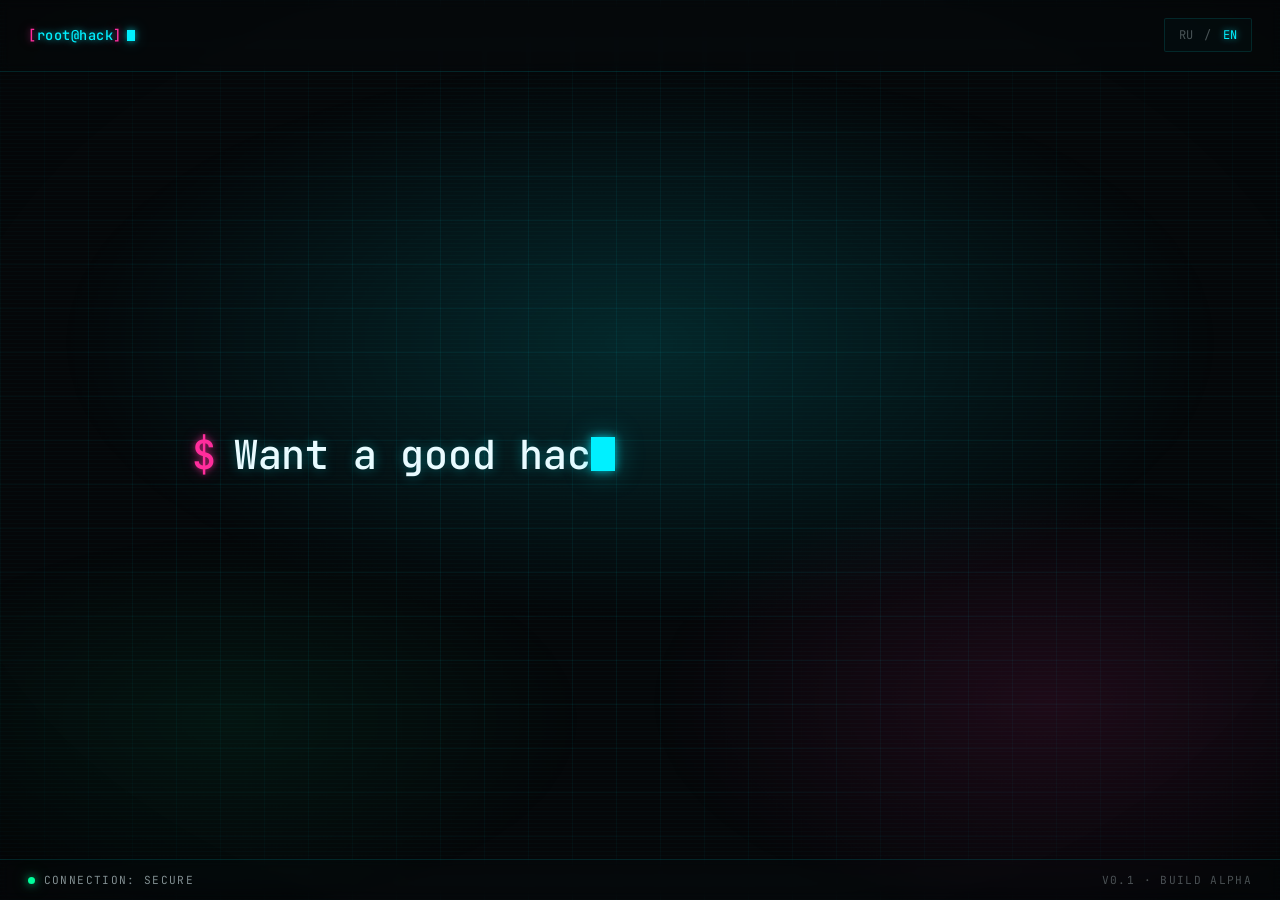
<file: index.html>
<!DOCTYPE html>
<html lang="en">
<head>
  <meta charset="UTF-8">
  <meta name="viewport" content="width=device-width, initial-scale=1.0, viewport-fit=cover">
  <meta name="theme-color" content="#050709">
  <title>&gt;_ access</title>
  <link rel="preconnect" href="https://fonts.googleapis.com">
  <link rel="preconnect" href="https://fonts.gstatic.com" crossorigin>
  <link href="https://fonts.googleapis.com/css2?family=JetBrains+Mono:wght@300;400;500;700&display=swap" rel="stylesheet">
  <link rel="preload" as="image" href="sf2_paid.png" fetchpriority="high">
  <link rel="stylesheet" href="style.css">
</head>
<body>
  <div class="bg-grid" aria-hidden="true"></div>
  <div class="bg-glow" aria-hidden="true"></div>
  <div class="scanlines" aria-hidden="true"></div>
  <div class="vignette" aria-hidden="true"></div>

  <header class="topbar">
    <div class="logo">
      <span class="logo-bracket">[</span><span class="logo-text">root@hack</span><span class="logo-bracket">]</span><span class="logo-cursor"></span>
    </div>
    <nav class="lang-switch" aria-label="Language">
      <button class="lang-btn" data-lang="ru" type="button">RU</button>
      <span class="lang-sep">/</span>
      <button class="lang-btn" data-lang="en" type="button">EN</button>
    </nav>
  </header>

  <main class="stage">
    <div class="prompt" aria-live="polite">
      <span class="prompt-prefix">$</span><span class="prompt-text" id="promptText"></span><span class="prompt-cursor" id="promptCursor"></span>
    </div>
    <div class="answers" id="answers"></div>
    <div class="cards" id="cards"></div>
  </main>

  <footer class="bottombar">
    <span class="status">
      <span class="status-dot"></span>
      <span id="statusText">connection: secure</span>
    </span>
    <span class="meta" id="metaText">v0.1 · build alpha</span>
  </footer>

  <div class="support-popup-overlay" id="supportPopup" aria-hidden="true">
    <div class="support-popup">
      <button class="support-popup-close" id="supportPopupClose" type="button" aria-label="Close">
        <svg viewBox="0 0 24 24" width="18" height="18" fill="none" stroke="currentColor" stroke-width="2" stroke-linecap="round">
          <line x1="6" y1="6" x2="18" y2="18"/><line x1="18" y1="6" x2="6" y2="18"/>
        </svg>
      </button>
      <p class="support-popup-text" id="supportPopupText"></p>
      <a class="support-popup-btn" id="supportPopupBtn" href="https://t.me/BotBotOfficial" target="_blank" rel="noopener noreferrer"></a>
    </div>
  </div>

  <script src="app.js"></script>
</body>
</html>
</file>
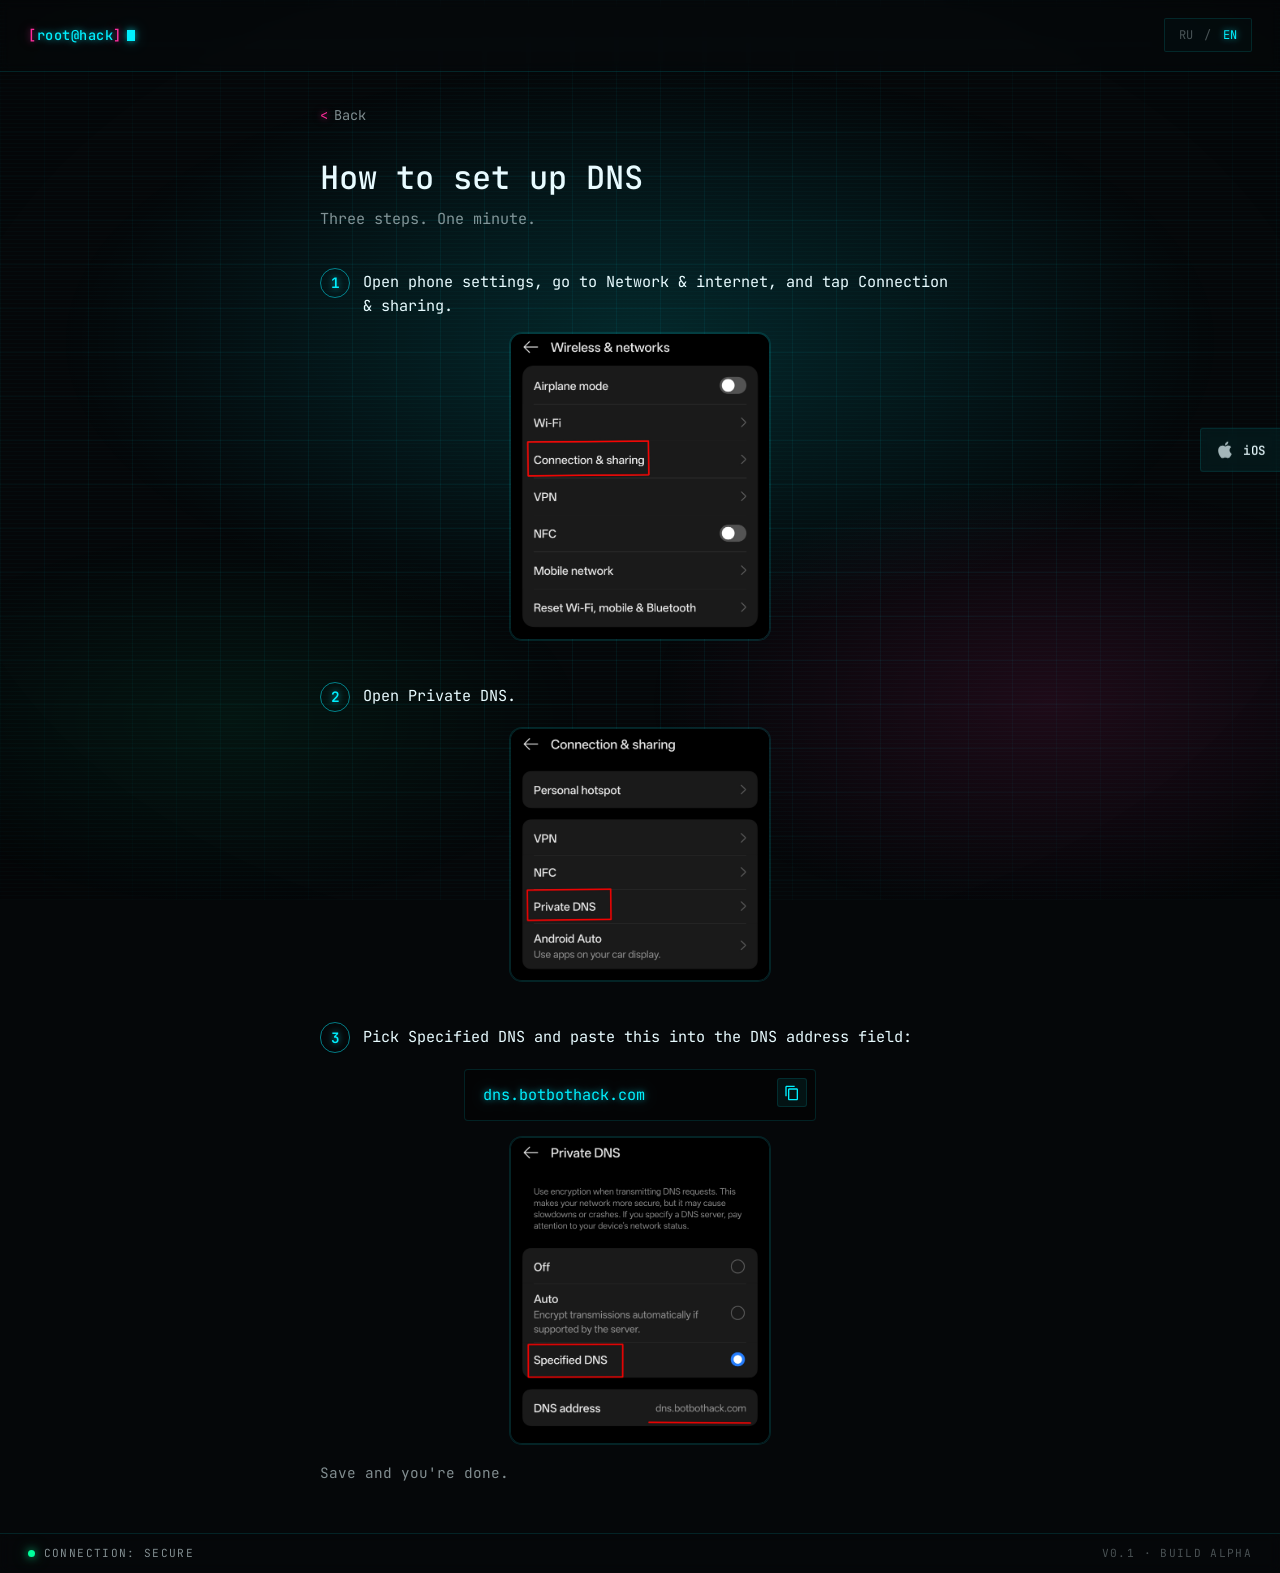
<file: help.html>
<!DOCTYPE html>
<html lang="en">
<head>
  <meta charset="UTF-8">
  <meta name="viewport" content="width=device-width, initial-scale=1.0, viewport-fit=cover">
  <meta name="theme-color" content="#050709">
  <title>&gt;_ help</title>
  <link rel="preconnect" href="https://fonts.googleapis.com">
  <link rel="preconnect" href="https://fonts.gstatic.com" crossorigin>
  <link href="https://fonts.googleapis.com/css2?family=JetBrains+Mono:wght@300;400;500;700&display=swap" rel="stylesheet">
  <link rel="stylesheet" href="style.css">
</head>
<body>
  <!-- Background layers -->
  <div class="bg-grid" aria-hidden="true"></div>
  <div class="bg-glow" aria-hidden="true"></div>
  <div class="scanlines" aria-hidden="true"></div>
  <div class="vignette" aria-hidden="true"></div>

  <!-- Top bar: logo + language switcher -->
  <header class="topbar">
    <a class="logo" href="index.html">
      <span class="logo-bracket">[</span><span class="logo-text">root@hack</span><span class="logo-bracket">]</span><span class="logo-cursor"></span>
    </a>
    <nav class="lang-switch" aria-label="Language">
      <button class="lang-btn" data-lang="ru" type="button">RU</button>
      <span class="lang-sep">/</span>
      <button class="lang-btn" data-lang="en" type="button">EN</button>
    </nav>
  </header>

  <main class="stage help-stage">
    <div class="help-main">
      <a class="help-back" href="index.html">
        <span aria-hidden="true">&lt;</span>
        <span data-ru="Назад" data-en="Back"></span>
      </a>

      <h1 class="help-title" data-ru="Как подключить DNS" data-en="How to set up DNS"></h1>
      <p class="help-intro" data-ru="Три шага. Минута времени." data-en="Three steps. One minute."></p>

      <div class="help-steps">

        <section class="help-step">
          <div class="help-step-head">
            <span class="help-step-num">1</span>
            <p class="help-step-text" data-ru="Зайди в настройки телефона, открой «Сеть и интернет» и нажми «Connection &amp; sharing»." data-en="Open phone settings, go to Network &amp; internet, and tap Connection &amp; sharing."></p>
          </div>
          <div class="help-step-img">
            <img src="step1.jpg" alt="Wireless &amp; networks screen, Connection &amp; sharing">
          </div>
        </section>

        <section class="help-step">
          <div class="help-step-head">
            <span class="help-step-num">2</span>
            <p class="help-step-text" data-ru="Открой «Private DNS»." data-en="Open Private DNS."></p>
          </div>
          <div class="help-step-img">
            <img src="step2.jpg" alt="Connection &amp; sharing screen, Private DNS">
          </div>
        </section>

        <section class="help-step">
          <div class="help-step-head">
            <span class="help-step-num">3</span>
            <p class="help-step-text" data-ru="Выбери «Specified DNS» и вставь адрес в поле «DNS address»:" data-en="Pick Specified DNS and paste this into the DNS address field:"></p>
          </div>
          <pre class="card-code help-code"><code>dns.botbothack.com</code><button type="button" class="code-copy-btn" aria-label="Copy"><svg viewBox="0 0 24 24" width="16" height="16" fill="currentColor" aria-hidden="true"><path d="M16 1H4c-1.1 0-2 .9-2 2v14h2V3h12V1zm3 4H8c-1.1 0-2 .9-2 2v14c0 1.1.9 2 2 2h11c1.1 0 2-.9 2-2V7c0-1.1-.9-2-2-2zm0 16H8V7h11v14z"/></svg></button></pre>
          <div class="help-step-img">
            <img src="step3.jpg" alt="Private DNS screen, Specified DNS selected">
          </div>
          <p class="help-step-text help-step-note" data-ru="Сохрани и готово." data-en="Save and you're done."></p>
        </section>

      </div>
    </div>
  </main>

  <!-- Bottom status bar -->
  <a class="ios-btn" id="iosBtn" href="dns.botbothack.com.mobileconfig">
    <svg viewBox="0 0 24 24" width="20" height="20" fill="currentColor" aria-hidden="true"><path d="M18.71 19.5c-.83 1.24-1.71 2.45-3.05 2.47-1.34.03-1.77-.79-3.29-.79-1.53 0-2 .77-3.27.82-1.31.05-2.3-1.32-3.14-2.53C4.25 17 2.94 12.45 4.7 9.39c.87-1.52 2.43-2.48 4.12-2.51 1.28-.02 2.5.87 3.29.87.78 0 2.26-1.07 3.8-.91.65.03 2.47.26 3.64 1.98-.09.06-2.17 1.28-2.15 3.81.03 3.02 2.65 4.03 2.68 4.04-.03.07-.42 1.44-1.38 2.83M13 3.5c.73-.83 1.94-1.46 2.94-1.5.13 1.17-.34 2.35-1.04 3.19-.69.85-1.83 1.51-2.95 1.42-.15-1.15.41-2.35 1.05-3.11z"/></svg>
    <span data-ru="iOS" data-en="iOS"></span>
  </a>

  <footer class="bottombar">
    <span class="status">
      <span class="status-dot"></span>
      <span id="statusText">connection: secure</span>
    </span>
    <span class="meta" id="metaText">v0.1 · build alpha</span>
  </footer>

  <script src="help.js"></script>
</body>
</html>
</file>
<file: style.css>
:root {
  --bg-0: #050709;
  --bg-1: #0a0e14;
  --neon-cyan: #00f0ff;
  --neon-cyan-soft: rgba(0, 240, 255, 0.5);
  --neon-pink: #ff2d9c;
  --neon-pink-soft: rgba(255, 45, 156, 0.5);
  --neon-green: #00ff9c;
  --text: #e8fbff;
  --text-dim: rgba(232, 251, 255, 0.55);
  --text-mute: rgba(232, 251, 255, 0.3);
  --grid: rgba(0, 240, 255, 0.06);
  --line: rgba(0, 240, 255, 0.12);
  --glow-cyan-sm: 0 0 6px rgba(0, 240, 255, 0.6), 0 0 16px rgba(0, 240, 255, 0.3);
  --glow-cyan-md: 0 0 10px rgba(0, 240, 255, 0.7), 0 0 28px rgba(0, 240, 255, 0.35);
  --glow-pink-sm: 0 0 6px rgba(255, 45, 156, 0.6), 0 0 16px rgba(255, 45, 156, 0.3);
  --glow-green:   0 0 8px rgba(0, 255, 156, 0.7), 0 0 18px rgba(0, 255, 156, 0.4);
  --font-mono: 'JetBrains Mono', ui-monospace, 'SF Mono', Menlo, Monaco, Consolas, monospace;
}

*, *::before, *::after { box-sizing: border-box; }
* { margin: 0; padding: 0; }

html {
  -webkit-text-size-adjust: 100%;
  scrollbar-width: none;
  -ms-overflow-style: none;
}
html::-webkit-scrollbar { display: none; }

* { -webkit-tap-highlight-color: transparent; }

body {
  -webkit-user-select: none;
  -moz-user-select: none;
  -ms-user-select: none;
  user-select: none;
  -webkit-touch-callout: none;
  background: var(--bg-0);
  color: var(--text);
  font-family: var(--font-mono);
  font-feature-settings: "ss01", "ss02", "calt";
  display: flex;
  flex-direction: column;
  min-height: 100vh;
  min-height: 100dvh;
  position: relative;
  -webkit-font-smoothing: antialiased;
  -moz-osx-font-smoothing: grayscale;
  overscroll-behavior: none;
}

button { font: inherit; color: inherit; background: none; border: 0; cursor: pointer; }

.bg-grid,
.bg-glow,
.scanlines,
.vignette {
  position: fixed;
  inset: 0;
  pointer-events: none;
}

.bg-grid {
  z-index: 0;
  background-image:
    linear-gradient(var(--grid) 1px, transparent 1px),
    linear-gradient(90deg, var(--grid) 1px, transparent 1px);
  background-size: 44px 44px;
  mask-image: radial-gradient(ellipse 80% 70% at 50% 50%, #000 40%, transparent 100%);
  -webkit-mask-image: radial-gradient(ellipse 80% 70% at 50% 50%, #000 40%, transparent 100%);
  animation: gridDrift 30s linear infinite;
}

@keyframes gridDrift {
  from { background-position: 0 0, 0 0; }
  to   { background-position: 44px 44px, 44px 44px; }
}

.bg-glow {
  z-index: 0;
  background:
    radial-gradient(ellipse 65% 45% at 50% 38%, rgba(0, 240, 255, 0.14), transparent 70%),
    radial-gradient(ellipse 45% 35% at 82% 78%, rgba(255, 45, 156, 0.10), transparent 70%),
    radial-gradient(ellipse 40% 30% at 18% 80%, rgba(0, 255, 156, 0.06), transparent 70%);
  animation: glowPulse 7s ease-in-out infinite alternate;
  will-change: transform, opacity;
}

@keyframes glowPulse {
  from { opacity: 0.75; transform: scale(1); }
  to   { opacity: 1;    transform: scale(1.04); }
}

.scanlines {
  z-index: 1;
  background: repeating-linear-gradient(
    180deg,
    transparent 0,
    transparent 3px,
    rgba(0, 240, 255, 0.018) 3px,
    rgba(0, 240, 255, 0.018) 4px
  );
  mix-blend-mode: screen;
}

.vignette {
  z-index: 1;
  background: radial-gradient(ellipse 100% 100% at 50% 50%, transparent 55%, rgba(0,0,0,0.55) 100%);
}

.topbar {
  position: relative;
  z-index: 3;
  display: flex;
  justify-content: space-between;
  align-items: center;
  padding: 1.15rem 1.75rem;
  border-bottom: 1px solid var(--line);
  backdrop-filter: blur(6px);
  -webkit-backdrop-filter: blur(6px);
}

.logo {
  font-size: 0.85rem;
  font-weight: 500;
  letter-spacing: 0.04em;
  display: inline-flex;
  align-items: center;
  text-decoration: none;
}

.logo-bracket { color: var(--neon-pink); text-shadow: var(--glow-pink-sm); }
.logo-text { color: var(--neon-cyan); text-shadow: var(--glow-cyan-sm); }

.logo-cursor {
  display: inline-block;
  width: 0.6em;
  height: 0.85em;
  margin-left: 0.3rem;
  background: var(--neon-cyan);
  box-shadow: var(--glow-cyan-sm);
  vertical-align: -0.05em;
  animation: blink 1.1s steps(2) infinite;
}

@keyframes blink { 50% { opacity: 0; } }

.lang-switch {
  display: inline-flex;
  align-items: center;
  gap: 0.45rem;
  padding: 0.4rem 0.7rem;
  border: 1px solid var(--line);
  border-radius: 2px;
  font-size: 0.75rem;
  letter-spacing: 0.12em;
  background: rgba(0, 240, 255, 0.02);
}

.lang-btn {
  color: var(--text-mute);
  padding: 0.1rem 0.2rem;
  transition: color 0.2s ease, text-shadow 0.2s ease;
}

.lang-btn:hover { color: var(--text); }

.lang-btn.active {
  color: var(--neon-cyan);
  text-shadow: var(--glow-cyan-sm);
}

.lang-sep { color: var(--text-mute); }

.stage {
  position: relative;
  z-index: 2;
  flex: 1;
  width: 100%;
  display: flex;
  flex-direction: column;
  justify-content: center;
  align-items: center;
  padding: 2rem 1.5rem 3rem;
}

.stage.has-cards {
  justify-content: flex-start;
  padding-top: 2rem;
  gap: 1.5rem;
}

.prompt {
  width: min(100%, 56rem);
  font-size: clamp(1.15rem, 4.6vw, 2.5rem);
  line-height: 1.45;
  font-weight: 500;
  letter-spacing: -0.005em;
  min-height: 1.6em;
}

.prompt-prefix {
  color: var(--neon-pink);
  text-shadow: var(--glow-pink-sm);
  margin-right: 0.45em;
}

.prompt-text {
  color: var(--text);
  text-shadow: 0 0 12px rgba(0, 240, 255, 0.35);
  white-space: pre-wrap;
  overflow-wrap: break-word;
}

.prompt-cursor {
  display: inline-block;
  width: 0.6em;
  height: 0.85em;
  background: var(--neon-cyan);
  box-shadow: var(--glow-cyan-md);
  vertical-align: -0.05em;
  animation: blink 1.1s steps(2) infinite;
}

.prompt-cursor.hidden { display: none; }

.answers {
  margin-top: 2.25rem;
  width: min(100%, 56rem);
  display: flex;
  flex-direction: column;
  gap: 0.7rem;
}

.answers:empty { display: none; }

.answer-btn {
  position: relative;
  display: flex;
  align-items: center;
  gap: 0.85rem;
  width: 100%;
  text-align: left;
  padding: 0.95rem 1.15rem;
  font-size: clamp(0.92rem, 2.6vw, 1.05rem);
  color: var(--text);
  background: rgba(0, 240, 255, 0.035);
  border: 1px solid var(--line);
  border-radius: 2px;
  transition: background 0.2s ease, border-color 0.2s ease, color 0.2s ease,
              transform 0.2s ease, box-shadow 0.2s ease, text-shadow 0.2s ease;
  opacity: 0;
  transform: translateY(8px);
  animation: answerIn 0.45s cubic-bezier(0.2, 0.8, 0.2, 1) forwards;
}

.answer-btn::before {
  content: '>';
  color: var(--neon-pink);
  text-shadow: var(--glow-pink-sm);
  font-weight: 700;
  flex-shrink: 0;
}

.answer-btn:hover,
.answer-btn:focus-visible {
  background: rgba(0, 240, 255, 0.08);
  border-color: var(--neon-cyan-soft);
  color: var(--neon-cyan);
  text-shadow: var(--glow-cyan-sm);
  box-shadow: var(--glow-cyan-sm);
  transform: translateX(4px);
  outline: none;
}

@keyframes answerIn { to { opacity: 1; transform: translateY(0); } }

.cards { width: 100%; display: flex; justify-content: center; }
.cards:empty { display: none; }

.card {
  display: flex;
  flex-direction: column;
  align-items: stretch;
  text-align: left;
  width: min(100%, 26rem);
  padding: 1.6rem 1.5rem 1.8rem;
  background: rgba(0, 240, 255, 0.035);
  border: 1px solid var(--line);
  border-radius: 3px;
  position: relative;
  overflow: hidden;
  transition: background 0.25s ease, border-color 0.25s ease,
              box-shadow 0.25s ease, transform 0.25s ease;
  opacity: 0;
  transform: translateY(14px);
  animation: cardIn 0.55s cubic-bezier(0.2, 0.8, 0.2, 1) forwards;
}

@keyframes cardIn { to { opacity: 1; transform: translateY(0); } }

.card::before {
  content: '';
  position: absolute;
  inset: 0;
  pointer-events: none;
  background: repeating-linear-gradient(
    180deg, transparent 0, transparent 3px,
    rgba(0, 240, 255, 0.025) 3px, rgba(0, 240, 255, 0.025) 4px
  );
  mix-blend-mode: screen;
  opacity: 0.6;
}

.card-title {
  font-size: 1rem; font-weight: 500; letter-spacing: 0.03em;
  margin-bottom: 0.9rem; text-align: center;
  position: relative; z-index: 1; overflow-wrap: break-word;
}

.card-title-name { color: var(--neon-cyan); text-shadow: var(--glow-cyan-sm); }

.card-image {
  position: relative; width: 100%; max-width: 220px; aspect-ratio: 1 / 1;
  margin: 0 auto 1.4rem; border-radius: 14px; overflow: hidden;
  z-index: 1; isolation: isolate;
  box-shadow: 0 0 0 1px var(--line), inset 0 0 30px rgba(0, 240, 255, 0.10);
}

.card-image-smoke {
  position: absolute; inset: -10%; width: 120%; height: 120%;
  z-index: 2; pointer-events: none; opacity: 0.85;
  animation: smokeDrift 45s ease-in-out infinite alternate;
  will-change: transform;
}

@keyframes smokeDrift {
  0%   { transform: translate(-3%, -2%) scale(1.00); }
  50%  { transform: translate( 2%,  3%) scale(1.03); }
  100% { transform: translate( 3%, -1%) scale(1.01); }
}

.card-image::after {
  content: ''; position: absolute; inset: 0; z-index: 2; pointer-events: none;
  background: radial-gradient(ellipse at center, transparent 40%, rgba(0, 0, 0, 0.55) 100%);
}

.card-image-base {
  width: 100%; height: 100%; object-fit: cover;
  display: block; position: relative; z-index: 1;
}

.card-instruction {
  font-size: 1.02rem; color: var(--text);
  margin-top: 0.3rem; margin-bottom: 1rem; line-height: 1.4;
  position: relative; z-index: 1;
}

.card-code {
  display: block; position: relative;
  background: rgba(0, 0, 0, 0.35); border: 1px solid var(--line);
  border-radius: 4px; padding: 0.9rem 2.6rem 0.9rem 1.1rem;
  margin-bottom: 1.4rem; overflow-x: auto; z-index: 1;
}

.card-code code {
  font-family: var(--font-mono); font-size: 0.95rem;
  color: var(--neon-cyan); text-shadow: var(--glow-cyan-sm); white-space: pre;
}

.code-copy-btn {
  position: absolute; top: 0.5rem; right: 0.5rem;
  width: 1.85rem; height: 1.85rem;
  display: flex; align-items: center; justify-content: center;
  color: var(--neon-cyan); background: rgba(0, 240, 255, 0.06);
  border: 1px solid var(--line); border-radius: 3px; z-index: 2;
}

.code-copy-btn:active { background: rgba(0, 240, 255, 0.22); }

.code-copy-btn.copied {
  color: var(--neon-green); border-color: rgba(0, 255, 156, 0.5);
  background: rgba(0, 255, 156, 0.08);
}

.card-actions { position: relative; z-index: 1; display: flex; flex-direction: column; }

.action-btn { width: 100%; padding: 0.9rem 1rem; font-size: 0.92rem; text-align: center; border-radius: 2px; }

.action-btn-primary {
  color: var(--neon-cyan); font-weight: 600; letter-spacing: 0.02em;
  background: rgba(0, 240, 255, 0.14); border: 1px solid var(--neon-cyan);
  text-shadow: var(--glow-cyan-sm); box-shadow: var(--glow-cyan-sm);
}

.action-btn-primary:active { background: rgba(0, 240, 255, 0.30); }

.action-btn-secondary {
  margin-top: 0.6rem; color: var(--text-dim);
  background: rgba(255, 255, 255, 0.015); border: 1px solid var(--line);
}

.action-btn-secondary:active { background: rgba(255, 255, 255, 0.06); }

.bottombar {
  position: relative; z-index: 3;
  display: flex; justify-content: space-between; align-items: center; gap: 1rem;
  padding: 0.8rem 1.75rem; border-top: 1px solid var(--line);
  font-size: 0.7rem; letter-spacing: 0.12em; text-transform: uppercase;
  color: var(--text-dim); backdrop-filter: blur(6px); -webkit-backdrop-filter: blur(6px);
}

.status { display: inline-flex; align-items: center; gap: 0.55rem; }

.status-dot {
  width: 7px; height: 7px; border-radius: 50%; background: var(--neon-green);
  box-shadow: var(--glow-green); animation: pulseDot 1.6s ease-in-out infinite;
}

@keyframes pulseDot {
  0%, 100% { opacity: 1; transform: scale(1); }
  50%      { opacity: 0.45; transform: scale(0.85); }
}

.meta { color: var(--text-mute); }

@media (max-width: 640px) {
  .topbar    { padding: 0.95rem 1.1rem; }
  .bottombar {
    padding: 0.65rem 1.1rem; gap: 0.45rem 0.75rem; flex-wrap: wrap;
    font-size: 0.62rem; letter-spacing: 0.06em;
  }
  .logo      { font-size: 0.78rem; }
  .stage     { padding: 1.5rem 1.1rem 2rem; }
  .stage.has-cards { padding-top: 1.25rem; padding-left: 0.75rem; padding-right: 0.75rem; gap: 1rem; }
  .bg-grid   { background-size: 32px 32px; }
  .cards     { padding: 0 0.2rem; }
  .card      { width: 100%; padding: 1.1rem 1rem 1.2rem; }
  .card-title { font-size: 0.85rem; letter-spacing: 0.02em; margin-bottom: 0.7rem; }
  .card-image { max-width: 160px; margin-bottom: 0.85rem; border-radius: 10px; }
  .card-instruction { font-size: 0.88rem; margin-top: 0.2rem; margin-bottom: 0.7rem; }
  .card-code  { padding: 0.7rem 2.3rem 0.7rem 0.85rem; margin-bottom: 1rem; }
  .code-copy-btn { width: 1.6rem; height: 1.6rem; top: 0.4rem; right: 0.4rem; }
  .card-code code { font-size: 0.82rem; }
  .action-btn { padding: 0.8rem 0.9rem; font-size: 0.85rem; }
}

.help-stage { justify-content: flex-start; padding-top: 2rem; }
.help-main  { width: min(100%, 40rem); }

.help-back {
  display: inline-flex; align-items: center; gap: 0.4rem;
  color: var(--text-dim); font-size: 0.85rem; text-decoration: none; margin-bottom: 2rem;
}

.help-back span[aria-hidden] { color: var(--neon-pink); text-shadow: var(--glow-pink-sm); }

.help-title {
  font-size: clamp(1.3rem, 5.5vw, 2rem); font-weight: 500;
  color: var(--text); margin-bottom: 0.6rem;
}

.help-intro { color: var(--text-dim); font-size: 0.95rem; margin-bottom: 2.4rem; }

.help-steps { display: flex; flex-direction: column; gap: 2.6rem; }
.help-step  { display: flex; flex-direction: column; gap: 1rem; }

.help-step-head { display: flex; align-items: flex-start; gap: 0.8rem; }

.help-step-num {
  flex-shrink: 0; width: 1.9rem; height: 1.9rem;
  border: 1px solid var(--neon-cyan-soft); border-radius: 50%;
  display: flex; align-items: center; justify-content: center;
  color: var(--neon-cyan); text-shadow: var(--glow-cyan-sm);
  font-size: 0.9rem; font-weight: 600;
}

.help-step-text { font-size: 0.95rem; line-height: 1.55; color: var(--text); padding-top: 0.15rem; }
.help-step-note { color: var(--text-dim); font-size: 0.9rem; }
.help-code     { width: min(100%, 22rem); margin: 0 auto; }

.help-step-img {
  align-self: center; max-width: 260px; width: 100%; border-radius: 12px;
  overflow: hidden; border: 1px solid var(--line);
  box-shadow: 0 0 0 1px var(--line), inset 0 0 30px rgba(0, 240, 255, 0.08);
}

.help-step-img img { width: 100%; display: block; }

@media (max-width: 640px) {
  .help-stage     { padding-top: 1.25rem; }
  .help-title     { margin-bottom: 0.5rem; }
  .help-intro     { margin-bottom: 1.8rem; }
  .help-steps     { gap: 2rem; }
  .help-step-text { font-size: 0.88rem; }
  .help-step-img  { max-width: 200px; }
}

.support-popup-overlay {
  position: fixed; inset: 0; z-index: 100;
  display: flex; align-items: center; justify-content: center;
  background: rgba(5, 7, 9, 0.82);
  backdrop-filter: blur(8px); -webkit-backdrop-filter: blur(8px);
  opacity: 0; visibility: hidden;
  transition: opacity 0.35s ease, visibility 0.35s ease;
}

.support-popup-overlay.visible { opacity: 1; visibility: visible; }

.support-popup {
  position: relative; width: min(90vw, 22rem);
  padding: 2.2rem 1.8rem 1.8rem;
  background: rgba(0, 240, 255, 0.035); border: 1px solid var(--line); border-radius: 3px;
  box-shadow: 0 0 0 1px rgba(0, 240, 255, 0.06), var(--glow-cyan-sm), 0 24px 64px rgba(0, 0, 0, 0.6);
  text-align: center;
  transform: translateY(16px) scale(0.96);
  transition: transform 0.35s cubic-bezier(0.2, 0.8, 0.2, 1);
  overflow: hidden;
}

.support-popup-overlay.visible .support-popup { transform: translateY(0) scale(1); }

.support-popup::before {
  content: ''; position: absolute; inset: 0; pointer-events: none;
  background: repeating-linear-gradient(
    180deg, transparent 0, transparent 3px,
    rgba(0, 240, 255, 0.025) 3px, rgba(0, 240, 255, 0.025) 4px
  );
  mix-blend-mode: screen; opacity: 0.6;
}

.support-popup-close {
  position: absolute; top: 0.7rem; right: 0.7rem;
  width: 1.75rem; height: 1.75rem;
  display: flex; align-items: center; justify-content: center;
  color: var(--text-mute); background: rgba(255, 255, 255, 0.03);
  border: 1px solid var(--line); border-radius: 2px; z-index: 2;
  transition: color 0.2s ease, border-color 0.2s ease, background 0.2s ease;
}

.support-popup-close:hover,
.support-popup-close:focus-visible {
  color: var(--neon-pink); border-color: var(--neon-pink-soft);
  background: rgba(255, 45, 156, 0.08); outline: none;
}

.support-popup-text {
  position: relative; z-index: 1;
  font-size: clamp(1.05rem, 3.8vw, 1.25rem); font-weight: 500;
  color: var(--text); text-shadow: 0 0 12px rgba(0, 240, 255, 0.35);
  line-height: 1.5; margin-bottom: 1.5rem;
}

.support-popup-smile { color: var(--neon-pink); text-shadow: var(--glow-pink-sm); }

.support-popup-btn {
  position: relative; z-index: 1; display: inline-block; width: 100%;
  padding: 0.9rem 1rem; font-family: var(--font-mono);
  font-size: 0.92rem; font-weight: 600; letter-spacing: 0.02em;
  text-align: center; text-decoration: none;
  color: var(--neon-cyan); background: rgba(0, 240, 255, 0.14);
  border: 1px solid var(--neon-cyan); border-radius: 2px;
  text-shadow: var(--glow-cyan-sm); box-shadow: var(--glow-cyan-sm);
  transition: background 0.2s ease, box-shadow 0.2s ease;
}

.support-popup-btn:hover { background: rgba(0, 240, 255, 0.25); box-shadow: var(--glow-cyan-md); }
.support-popup-btn:active { background: rgba(0, 240, 255, 0.30); }

@media (max-width: 640px) {
  .support-popup      { width: 85vw; padding: 1.8rem 1.3rem 1.4rem; }
  .support-popup-text { font-size: 1rem; margin-bottom: 1.2rem; }
  .support-popup-btn  { font-size: 0.85rem; padding: 0.8rem 0.9rem; }
}

.ios-btn {
  position: fixed;
  right: 0;
  top: 50%;
  transform: translateY(-50%);
  z-index: 50;
  display: flex;
  align-items: center;
  gap: 0.5rem;
  padding: 0.7rem 0.9rem;
  color: var(--text);
  background: rgba(0, 240, 255, 0.06);
  border: 1px solid var(--line);
  border-right: none;
  border-radius: 3px 0 0 3px;
  font-family: var(--font-mono);
  font-size: 0.78rem;
  font-weight: 500;
  letter-spacing: 0.04em;
  text-decoration: none;
  backdrop-filter: blur(6px);
  -webkit-backdrop-filter: blur(6px);
  transition: background 0.2s ease, border-color 0.2s ease, color 0.2s ease, text-shadow 0.2s ease, box-shadow 0.2s ease;
}

.ios-btn:hover,
.ios-btn:active {
  background: rgba(0, 240, 255, 0.14);
  border-color: var(--neon-cyan-soft);
  color: var(--neon-cyan);
  text-shadow: var(--glow-cyan-sm);
  box-shadow: var(--glow-cyan-sm);
}

.ios-btn svg {
  flex-shrink: 0;
  opacity: 0.7;
  transition: opacity 0.2s ease;
}

.ios-btn:hover svg,
.ios-btn:active svg { opacity: 1; }

@media (max-width: 640px) {
  .ios-btn {
    padding: 0.6rem 0.7rem;
    font-size: 0.7rem;
    gap: 0.35rem;
  }
  .ios-btn svg { width: 16px; height: 16px; }
}

@media (prefers-reduced-motion: reduce) {
  *, *::before, *::after {
    animation-duration: 0.01ms !important;
    animation-iteration-count: 1 !important;
    transition-duration: 0.01ms !important;
  }
}
</file>
